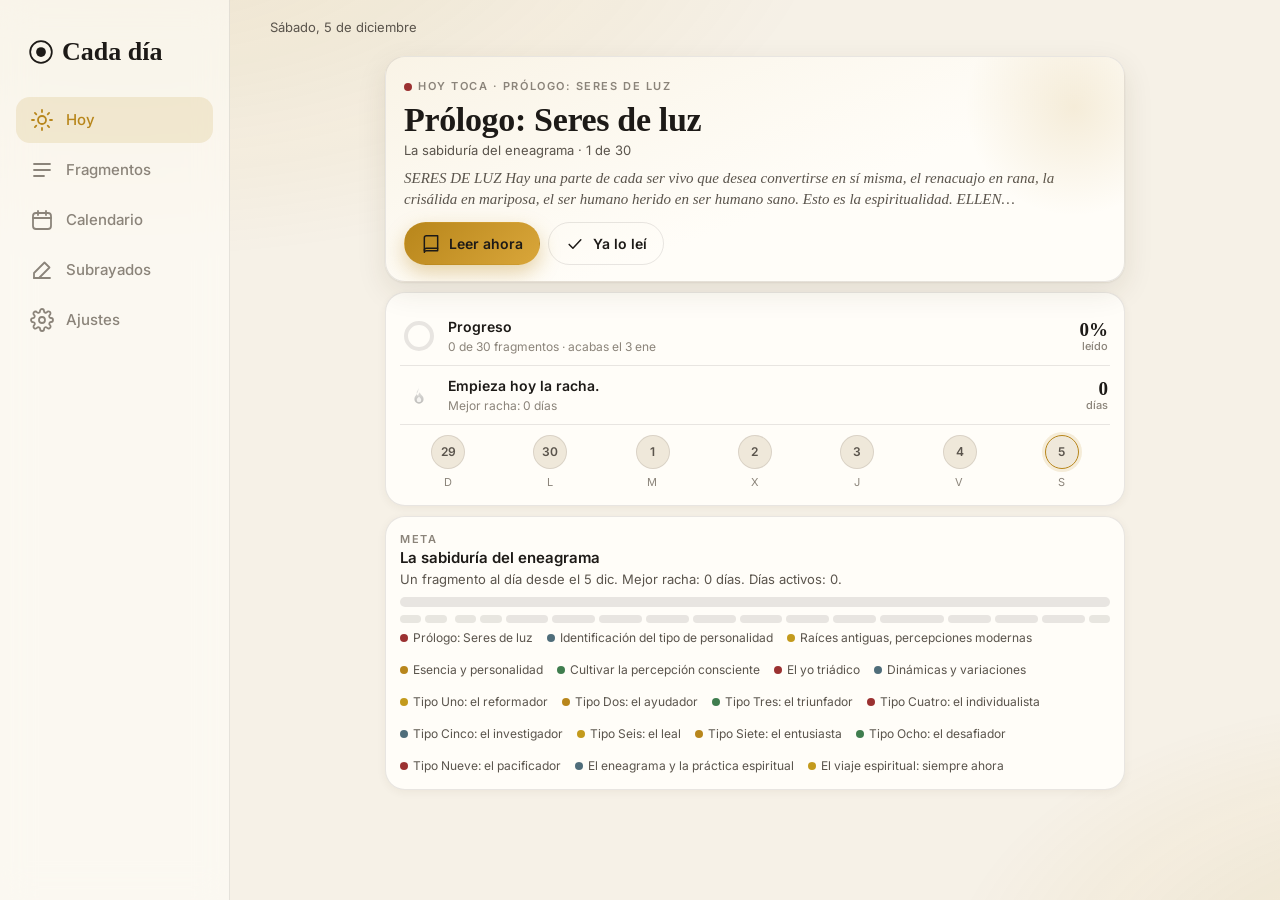
<file: index.html>
<!doctype html>
<html lang="es">
<head>
  <meta charset="utf-8">
  <meta name="viewport" content="width=device-width, initial-scale=1, viewport-fit=cover">
  <title>Cada día</title>
  <meta name="description" content="Una cosa cada día: hoy, un fragmento de lectura; mañana, lo que quieras.">
  <meta name="theme-color" content="#f6f1e7" media="(prefers-color-scheme: light)">
  <meta name="theme-color" content="#14120f" media="(prefers-color-scheme: dark)">
  <meta name="mobile-web-app-capable" content="yes">
  <meta name="apple-mobile-web-app-capable" content="yes">
  <meta name="apple-mobile-web-app-status-bar-style" content="black-translucent">
  <meta name="apple-mobile-web-app-title" content="Cada día">
  <link rel="manifest" href="manifest.webmanifest">
  <link rel="icon" href="iconos/icono.svg" type="image/svg+xml">
  <link rel="apple-touch-icon" href="iconos/icono-180.png">
  <link rel="preconnect" href="https://fonts.googleapis.com">
  <link rel="preconnect" href="https://fonts.gstatic.com" crossorigin>
  <link href="https://fonts.googleapis.com/css2?family=Inter:wght@400;500;600;700&display=swap" rel="stylesheet">
  <link rel="stylesheet" href="css/estilos.css">
</head>
<body>
  <div id="app" class="app" aria-live="polite">
    <div class="cargando"><div class="cargando__anillo"></div><p>Cada día</p></div>
  </div>
  <canvas id="confeti" class="confeti" aria-hidden="true"></canvas>
  <script type="module" src="js/app.js"></script>
</body>
</html>
</file>
<file: css/estilos.css>
/* ============================================================
   Cada día — hoja de estilos
   Mobile-first. Escritorio a partir de 900px (barra lateral).
   ============================================================ */

:root {
  --fondo: #f6f1e7;
  --fondo-2: #efe8da;
  --tarjeta: #fffdf8;
  --tinta: #1d1a17;
  --tinta-2: #5a544c;
  --tinta-3: #8b847a;
  --linea: rgba(29, 26, 23, 0.10);
  --oro: #b8861b;
  --oro-2: #d9a63a;
  --oro-suave: rgba(184, 134, 27, 0.14);
  --infierno: #9b3131;
  --purgatorio: #4f6d7a;
  --paraiso: #c39a1c;
  --exito: #3f7d4e;
  --sombra: 0 10px 30px rgba(61, 45, 15, 0.10), 0 1px 2px rgba(61, 45, 15, 0.08);
  --sombra-suave: 0 2px 10px rgba(61, 45, 15, 0.06);
  --radio: 20px;
  --radio-sm: 12px;
  --fuente-ui: "Inter", system-ui, -apple-system, "Segoe UI", sans-serif;
  --fuente-lectura: Georgia, "Times New Roman", serif; /* la misma letra que Laudes */
  --escala-lectura: 1;
  --safe-abajo: env(safe-area-inset-bottom, 0px);
  --safe-arriba: env(safe-area-inset-top, 0px);
  color-scheme: light;
}

@media (prefers-color-scheme: dark) {
  :root:not([data-tema="claro"]) {
    --fondo: #14120f;
    --fondo-2: #1c1915;
    --tarjeta: #201d18;
    --tinta: #efe7d6;
    --tinta-2: #b8ae9c;
    --tinta-3: #7f776a;
    --linea: rgba(239, 231, 214, 0.10);
    --oro: #d9a63a;
    --oro-2: #f0c25a;
    --oro-suave: rgba(217, 166, 58, 0.16);
    --infierno: #d05555;
    --purgatorio: #7fa3b3;
    --paraiso: #e6bd45;
    --exito: #6fb37f;
    --sombra: 0 10px 30px rgba(0, 0, 0, 0.45), 0 1px 2px rgba(0, 0, 0, 0.4);
    --sombra-suave: 0 2px 10px rgba(0, 0, 0, 0.3);
    color-scheme: dark;
  }
}
:root[data-tema="oscuro"] {
  --fondo: #14120f;
  --fondo-2: #1c1915;
  --tarjeta: #201d18;
  --tinta: #efe7d6;
  --tinta-2: #b8ae9c;
  --tinta-3: #7f776a;
  --linea: rgba(239, 231, 214, 0.10);
  --oro: #d9a63a;
  --oro-2: #f0c25a;
  --oro-suave: rgba(217, 166, 58, 0.16);
  --infierno: #d05555;
  --purgatorio: #7fa3b3;
  --paraiso: #e6bd45;
  --exito: #6fb37f;
  --sombra: 0 10px 30px rgba(0, 0, 0, 0.45), 0 1px 2px rgba(0, 0, 0, 0.4);
  --sombra-suave: 0 2px 10px rgba(0, 0, 0, 0.3);
  color-scheme: dark;
}

* { box-sizing: border-box; }
html { -webkit-text-size-adjust: 100%; }
body {
  margin: 0;
  background: var(--fondo);
  color: var(--tinta);
  font-family: var(--fuente-ui);
  font-size: 16px;
  line-height: 1.5;
  min-height: 100dvh;
  overscroll-behavior-y: none;
  -webkit-font-smoothing: antialiased;
}
body::before {
  /* textura de papel sutil */
  content: "";
  position: fixed; inset: 0; pointer-events: none; z-index: 0;
  background:
    radial-gradient(1200px 600px at 10% -10%, var(--oro-suave), transparent 60%),
    radial-gradient(800px 500px at 110% 110%, var(--oro-suave), transparent 60%);
  opacity: .9;
}
a { color: inherit; }
button { font: inherit; color: inherit; }
h1, h2, h3 { margin: 0; font-weight: 600; letter-spacing: -0.01em; }
p { margin: 0; }

.app { position: relative; z-index: 1; min-height: 100dvh; display: flex; flex-direction: column; }

/* ---------- carga ---------- */
.cargando { flex: 1; display: grid; place-items: center; gap: 12px; color: var(--tinta-3); font-family: var(--fuente-lectura); font-size: 22px; }
.cargando__anillo { width: 44px; height: 44px; border-radius: 50%; border: 3px solid var(--linea); border-top-color: var(--oro); animation: girar 1s linear infinite; }
@keyframes girar { to { transform: rotate(360deg); } }

/* ---------- estructura ---------- */
.capa { flex: 1; display: flex; flex-direction: column; }
.cabecera {
  position: sticky; top: 0; z-index: 5;
  padding: calc(10px + var(--safe-arriba)) 16px 10px;
  display: flex; align-items: center; justify-content: space-between; gap: 12px;
  background: color-mix(in srgb, var(--fondo) 82%, transparent);
  backdrop-filter: blur(14px); -webkit-backdrop-filter: blur(14px);
}
.cabecera__marca { font-family: var(--fuente-lectura); font-size: 22px; font-weight: 600; letter-spacing: 0.01em; display: flex; align-items: center; gap: 8px; }
.cabecera__marca svg { width: 22px; height: 22px; }
.cabecera__fecha { font-size: 13px; color: var(--tinta-2); }

.contenido { flex: 1; padding: 8px 16px calc(96px + var(--safe-abajo)); max-width: 720px; width: 100%; margin: 0 auto; }
.contenido--lectura { max-width: 680px; }

.vista { animation: aparecer .35s cubic-bezier(.2,.8,.2,1) both; }
@keyframes aparecer { from { opacity: 0; transform: translateY(10px); } to { opacity: 1; transform: none; } }

/* ---------- navegación ---------- */
.nav {
  position: fixed; left: 0; right: 0; bottom: 0; z-index: 6;
  display: flex; justify-content: space-around; align-items: stretch;
  padding: 6px 8px calc(8px + var(--safe-abajo));
  background: color-mix(in srgb, var(--tarjeta) 88%, transparent);
  backdrop-filter: blur(16px); -webkit-backdrop-filter: blur(16px);
  border-top: 1px solid var(--linea);
}
.nav__item {
  flex: 1; display: flex; flex-direction: column; align-items: center; gap: 3px;
  padding: 6px 4px; border: 0; background: none; border-radius: 14px;
  font-size: 11px; font-weight: 500; color: var(--tinta-3); cursor: pointer;
  transition: color .2s, transform .2s;
  -webkit-tap-highlight-color: transparent;
}
.nav__item svg { width: 24px; height: 24px; transition: transform .25s cubic-bezier(.34,1.56,.64,1); }
.nav__item.activo { color: var(--oro); }
.nav__item.activo svg { transform: translateY(-2px) scale(1.08); }
.nav__item:active svg { transform: scale(.9); }

/* ---------- tarjetas ---------- */
.tarjeta {
  background: var(--tarjeta); border-radius: var(--radio); box-shadow: var(--sombra-suave);
  border: 1px solid var(--linea); padding: 18px;
}
.tarjeta + .tarjeta, .bloque + .bloque { margin-top: 14px; }
.tarjeta--hero {
  position: relative; overflow: hidden; padding: 16px 18px;
  box-shadow: var(--sombra);
  background:
    linear-gradient(160deg, color-mix(in srgb, var(--tarjeta) 92%, var(--oro)) 0%, var(--tarjeta) 60%);
}
.tarjeta--hero::after {
  content: ""; position: absolute; right: -60px; top: -60px; width: 220px; height: 220px; border-radius: 50%;
  background: radial-gradient(circle, var(--oro-suave), transparent 70%); pointer-events: none;
}
.etiqueta { font-size: 11px; font-weight: 600; letter-spacing: .14em; text-transform: uppercase; color: var(--tinta-3); }
.etiqueta--seccion { display: inline-flex; align-items: center; gap: 6px; }
.etiqueta--seccion::before { content: ""; width: 8px; height: 8px; border-radius: 50%; background: var(--color-seccion, var(--oro)); }

.hero__titulo { font-family: var(--fuente-lectura); font-size: 28px; line-height: 1.1; font-weight: 600; margin-top: 4px; }
.hero__sub { color: var(--tinta-2); margin-top: 3px; font-size: 13px; }
.hero__extracto { font-family: var(--fuente-lectura); font-size: 15px; line-height: 1.4; color: var(--tinta-2); margin-top: 8px; font-style: italic; display: -webkit-box; -webkit-line-clamp: 2; -webkit-box-orient: vertical; overflow: hidden; }
.hero__recuperar { margin-top: 8px; font-size: 13px; font-weight: 600; color: var(--oro); }
.hero__acciones { display: flex; gap: 8px; margin-top: 12px; flex-wrap: wrap; }

.boton {
  display: inline-flex; align-items: center; justify-content: center; gap: 8px;
  padding: 13px 20px; border-radius: 999px; border: 1px solid transparent; cursor: pointer;
  font-weight: 600; font-size: 15px; transition: transform .15s, box-shadow .2s, background .2s, opacity .2s;
  -webkit-tap-highlight-color: transparent; text-decoration: none;
}
.boton:active { transform: scale(.97); }
.boton--primario { background: var(--tinta); color: var(--fondo); box-shadow: 0 8px 20px rgba(0,0,0,.18); }
.boton--primario:hover { transform: translateY(-1px); box-shadow: 0 12px 26px rgba(0,0,0,.22); }
.boton--oro { background: linear-gradient(135deg, var(--oro), var(--oro-2)); color: #1d1a17; box-shadow: 0 8px 20px rgba(184,134,27,.35); }
.boton--secundario { background: transparent; border-color: var(--linea); color: var(--tinta); }
.boton--secundario:hover { background: var(--oro-suave); }
.boton--peligro { background: transparent; border-color: color-mix(in srgb, var(--infierno) 40%, transparent); color: var(--infierno); }
.boton--bloque { width: 100%; padding: 16px 20px; font-size: 16px; }
.boton[disabled] { opacity: .5; pointer-events: none; }
.boton svg { width: 20px; height: 20px; }

/* ---------- estadísticas (las usa el resumen de Calendario; en Hoy va todo por .panel-fila) ---------- */
.stat__num { font-family: var(--fuente-lectura); font-size: 34px; font-weight: 600; line-height: 1; }
.stat__txt { font-size: 12px; color: var(--tinta-2); line-height: 1.25; }

/* el tamaño lo pone el estilo inline (anillo(pct, texto, tam) en vistas.js) */
.anillo { position: relative; flex: none; }
.anillo svg { width: 100%; height: 100%; transform: rotate(-90deg); }
.anillo circle { fill: none; stroke-linecap: round; }
.anillo__fondo { stroke: var(--linea); }
.anillo__valor { stroke: url(#gradOro); transition: stroke-dashoffset 1.1s cubic-bezier(.2,.8,.2,1); }
.anillo__centro { position: absolute; inset: 0; display: grid; place-items: center; font-weight: 700; font-size: 15px; }

.llama { position: relative; width: 56px; height: 56px; flex: none; display: grid; place-items: center; }
.llama svg { width: 44px; height: 44px; filter: drop-shadow(0 4px 10px rgba(217,120,40,.35)); animation: llamear 1.8s ease-in-out infinite; transform-origin: 50% 90%; }
.llama--apagada svg { filter: grayscale(1) opacity(.45); animation: none; }
/* icono de fila compacta (panel de "Hoy"): mismo dibujo, a tamaño de icono de lista */
.llama--fila { width: 34px; height: 34px; }
.llama--fila svg { width: 22px; height: 22px; }

/* ---------- panel compacto (icono + texto + valor), estilo lista densa ---------- */
.panel-fila { display: flex; align-items: center; gap: 12px; padding: 9px 2px; border-bottom: 1px solid var(--linea); }
.panel-fila__icono { flex: none; width: 34px; height: 34px; display: grid; place-items: center; }
.panel-fila__txt { flex: 1; min-width: 0; }
.panel-fila__titulo { font-size: 14px; font-weight: 600; }
.panel-fila__sub { font-size: 12px; color: var(--tinta-3); margin-top: 1px; }
.panel-fila__valor { flex: none; text-align: right; font-family: var(--fuente-lectura); font-weight: 700; font-size: 19px; line-height: 1; }
.panel-fila__valor span { display: block; font-family: var(--fuente-ui); font-weight: 500; font-size: 11px; color: var(--tinta-3); margin-top: 2px; }
.panel .semana { margin-top: 10px; }
@keyframes llamear { 0%,100% { transform: scale(1) rotate(-1.5deg); } 50% { transform: scale(1.06) rotate(1.5deg); } }

/* ---------- semana ---------- */
.semana { display: grid; grid-template-columns: repeat(7, 1fr); gap: 6px; margin-top: 4px; }
.dia { display: flex; flex-direction: column; align-items: center; gap: 5px; font-size: 11px; color: var(--tinta-3); text-transform: uppercase; letter-spacing: .06em; }
.dia__marca {
  width: 34px; height: 34px; border-radius: 50%; display: grid; place-items: center;
  border: 1.5px solid var(--linea); color: var(--tinta-2); font-size: 12px; font-weight: 600; letter-spacing: 0;
  background: var(--fondo-2); transition: transform .3s cubic-bezier(.34,1.56,.64,1), background .3s, color .3s;
  animation: entrar .4s both;
}
.dia__marca svg { width: 18px; height: 18px; }
.dia--hecho .dia__marca { background: linear-gradient(135deg, var(--oro), var(--oro-2)); border-color: transparent; color: #1d1a17; }
.dia--hoy .dia__marca { border-color: var(--oro); box-shadow: 0 0 0 3px var(--oro-suave); }
.dia--futuro .dia__marca { opacity: .4; }
@keyframes entrar { from { transform: scale(.6); opacity: 0; } to { transform: scale(1); opacity: 1; } }

/* ---------- lista ---------- */
.seccion-titulo { display: flex; align-items: baseline; justify-content: space-between; margin: 22px 4px 10px; }
.seccion-titulo h2 { font-family: var(--fuente-lectura); font-size: 26px; }
.seccion-titulo span { font-size: 13px; color: var(--tinta-3); }
.lista { display: flex; flex-direction: column; gap: 8px; }
.item {
  display: flex; align-items: center; gap: 14px; padding: 12px 14px; border-radius: var(--radio-sm);
  background: var(--tarjeta); border: 1px solid var(--linea); cursor: pointer; text-align: left; width: 100%;
  transition: transform .15s, box-shadow .2s, border-color .2s;
  -webkit-tap-highlight-color: transparent;
}
.item:hover { box-shadow: var(--sombra-suave); border-color: color-mix(in srgb, var(--oro) 40%, transparent); }
.item:active { transform: scale(.985); }
.item--hoy { border-color: var(--oro); box-shadow: 0 0 0 3px var(--oro-suave); }
.item__num { font-family: var(--fuente-lectura); font-size: 22px; font-weight: 600; width: 36px; text-align: center; color: var(--tinta-2); flex: none; }
.item__cuerpo { flex: 1; min-width: 0; }
.item__titulo { font-weight: 600; font-size: 15px; }
.item__meta { font-size: 12px; color: var(--tinta-3); }
.check {
  width: 30px; height: 30px; border-radius: 50%; border: 1.5px solid var(--linea); display: grid; place-items: center; flex: none;
  color: transparent; background: var(--fondo-2); transition: background .25s, border-color .25s, transform .3s cubic-bezier(.34,1.56,.64,1);
}
.check svg { width: 16px; height: 16px; }
.check--hecho { background: var(--exito); border-color: var(--exito); color: #fff; }
.check--pop { animation: pop .5s cubic-bezier(.34,1.56,.64,1); }
@keyframes pop { 0% { transform: scale(.4); } 60% { transform: scale(1.25); } 100% { transform: scale(1); } }

/* ---------- lectura ---------- */
.lectura__cab { display: flex; align-items: center; gap: 10px; margin-bottom: 8px; }
.boton-icono { width: 42px; height: 42px; border-radius: 50%; border: 1px solid var(--linea); background: var(--tarjeta); display: grid; place-items: center; cursor: pointer; flex: none; transition: background .2s, transform .15s; }
.boton-icono:active { transform: scale(.92); }
.boton-icono svg { width: 20px; height: 20px; }
.lectura__titulo { font-family: var(--fuente-lectura); font-size: 44px; line-height: 1; font-weight: 600; margin-top: 6px; }
.lectura__sub { color: var(--tinta-2); margin-top: 4px; }
/* como .prayer-copy de Laudes: Georgia 1.08rem × escala, interletra -0.025em, interlínea 1.62 */
.lectura__texto { margin-top: 26px; font-family: var(--fuente-lectura); font-size: calc(1.08rem * var(--escala-lectura)); letter-spacing: -0.025em; line-height: 1.62; }
.lectura__texto p { margin: 0 0 1.1em; text-wrap: pretty; hyphens: auto; }
.lectura__texto p:first-child::first-letter {
  font-size: 3.1em; float: left; line-height: .85; padding: 4px 8px 0 0; color: var(--oro); font-weight: 600;
}

/* verso */
.lectura__texto .estrofa { margin: 0 0 0.9em; }
.lectura__texto .verso { display: block; padding-left: 1.4em; text-indent: -1.4em; hyphens: manual; }

/* paralelo */
.lectura__texto[data-paralelo] { touch-action: pan-y pinch-zoom; }
.paralelo { overflow: hidden; margin: 0 0 0.9em; }
.paralelo__pista {
  display: grid;
  grid-template-columns: 1fr 1fr;
  width: 200%;
  transform: translateX(calc((var(--desliz, 0) - 1) * 50%));
  transition: transform .22s ease-out;
}
.lectura__texto[data-paralelo].arrastrando .paralelo__pista {
  transition: none;
}
.paralelo__cara { min-width: 0; }
.paralelo__cara--original {
  color: var(--tinta-2);
  padding-right: 24px; /* hueco entre caras durante el arrastre; el español queda alineado al borde */
}
.lectura__texto p.argumento::first-letter {
  font-size: inherit; float: none; padding: 0; color: inherit; font-weight: inherit;
}
.lectura__texto p.argumento {
  font-style: italic;
  color: var(--tinta-2);
  font-size: 0.95em;
  margin-bottom: 1.1em;
}

.paralelo-indicador {
  position: fixed;
  bottom: calc(92px + var(--safe-abajo));
  left: 50%;
  transform: translateX(-50%);
  background: var(--tinta);
  color: var(--fondo);
  padding: 8px 14px;
  border-radius: 999px;
  font-size: 12px;
  font-weight: 500;
  white-space: nowrap;
  opacity: 0;
  pointer-events: none;
  transition: opacity .25s;
  z-index: 10;
}
.nota-ref { font-size: .55em; line-height: 0; vertical-align: super; }
.nota-ref a { color: var(--oro); text-decoration: none; font-weight: 600; padding: 0 2px; }
.lectura__notas { margin: 26px 0 0; padding: 16px 0 0 1.4em; border-top: 1px dashed var(--linea); font-size: 14px; color: var(--tinta-2); line-height: 1.45; }
.lectura__notas li { margin-bottom: 8px; padding: 2px 6px; border-radius: 6px; transition: background .4s; }
.lectura__notas li::marker { color: var(--oro); font-weight: 600; }
.lectura__notas li.nota-activa { background: var(--oro-suave); }
.lectura__pie { margin-top: 30px; padding-top: 20px; border-top: 1px solid var(--linea); display: flex; flex-direction: column; gap: 12px; }
.lectura__hecho { display: flex; align-items: center; gap: 10px; color: var(--exito); font-weight: 600; }
.lectura__navs { display: flex; justify-content: space-between; gap: 10px; }
.progreso-lectura { position: fixed; top: 0; left: 0; height: 3px; background: linear-gradient(90deg, var(--oro), var(--oro-2)); width: 0; z-index: 7; transition: width .1s linear; }
.control-letra { display: inline-flex; align-items: center; gap: 10px; margin-left: auto; font-size: 13px; color: var(--tinta-2); font-variant-numeric: tabular-nums; }
.control-letra input[type=range] { width: 150px; accent-color: var(--oro); }
.control-letra span { min-width: 2ch; text-align: right; }
.lectura__cab .control-letra input[type=range] { width: 120px; }
.control-letra__a { font-family: var(--fuente-lectura); font-size: 13px; min-width: 0 !important; }
.control-letra__a--gr { font-size: 20px; }

/* ---------- calendario ---------- */
.calendario__cab { display: flex; align-items: center; justify-content: space-between; margin-bottom: 12px; }
.calendario__mes { font-family: var(--fuente-lectura); font-size: 26px; font-weight: 600; }
.calendario__grid { display: grid; grid-template-columns: repeat(7, 1fr); gap: 6px; }
.calendario__dow { text-align: center; font-size: 11px; color: var(--tinta-3); text-transform: uppercase; letter-spacing: .08em; padding-bottom: 4px; }
.celda { aspect-ratio: 1; border-radius: 12px; display: grid; place-items: center; font-size: 13px; font-weight: 500; color: var(--tinta-2); background: var(--fondo-2); border: 1px solid transparent; position: relative; animation: entrar .35s both; }
.celda--vacia { background: transparent; }
.celda--hecho { background: linear-gradient(135deg, var(--oro), var(--oro-2)); color: #1d1a17; font-weight: 700; }
.celda--hoy { border-color: var(--oro); box-shadow: 0 0 0 2px var(--oro-suave); }
.celda--futuro { opacity: .55; }
.celda { overflow: visible; }
.celda__hito { position: absolute; top: 4px; right: 4px; width: 7px; height: 7px; border-radius: 50%; background: var(--color-seccion); }
.hitos { display: grid; gap: 6px; }
.hito { display: flex; justify-content: space-between; gap: 10px; font-size: 13px; padding-left: 12px; position: relative; }
.hito::before { content: ""; position: absolute; left: 0; top: 6px; width: 7px; height: 7px; border-radius: 50%; background: var(--color-seccion); }
.hito span { color: var(--tinta-2); text-align: right; }
.celda--fallo { background: color-mix(in srgb, var(--infierno) 12%, var(--fondo-2)); }
.celda__pts { position: absolute; bottom: 4px; font-size: 9px; opacity: .8; }

.meta-resumen { display: grid; grid-template-columns: 1fr 1fr 1fr; gap: 10px; text-align: center; }
.meta-resumen .stat__num { font-size: 28px; }
.meta-resumen .stat__txt { font-size: 11px; }

.barra { height: 10px; border-radius: 999px; background: var(--linea); overflow: hidden; margin-top: 10px; }
.barra__valor { height: 100%; width: 0; border-radius: 999px; background: linear-gradient(90deg, var(--oro), var(--oro-2)); transition: width 1.2s cubic-bezier(.2,.8,.2,1); }
.barra-secciones { display: flex; gap: 4px; margin-top: 12px; }
.barra-secciones > div { flex: 1; height: 8px; border-radius: 999px; background: var(--linea); overflow: hidden; }
.barra-secciones > div > i { display: block; height: 100%; width: 0; background: var(--color-seccion); transition: width 1.2s cubic-bezier(.2,.8,.2,1); }
.leyenda { display: flex; gap: 14px; margin-top: 8px; font-size: 12px; color: var(--tinta-2); flex-wrap: wrap; }
.leyenda span::before { content: ""; display: inline-block; width: 8px; height: 8px; border-radius: 50%; background: var(--color-seccion); margin-right: 5px; }

/* ---------- ajustes ---------- */
.campo { display: flex; align-items: center; justify-content: space-between; gap: 12px; padding: 12px 0; border-bottom: 1px solid var(--linea); }
.campo:last-child { border-bottom: 0; }
.campo__txt { flex: 1; }
.campo__titulo { font-weight: 600; font-size: 15px; }
.campo__desc { font-size: 12px; color: var(--tinta-3); margin-top: 2px; }
.campo input[type="time"], .campo select, .campo input[type="text"], .campo input[type="password"] {
  font: inherit; padding: 8px 12px; border-radius: 10px; border: 1px solid var(--linea); background: var(--fondo-2); color: var(--tinta); max-width: 200px;
}
.campo input[type="text"], .campo input[type="password"] { width: 100%; max-width: none; }
.campo--columna { flex-direction: column; align-items: stretch; }
.interruptor { position: relative; width: 50px; height: 30px; border-radius: 999px; background: var(--linea); border: 0; cursor: pointer; transition: background .25s; flex: none; }
.interruptor::after { content: ""; position: absolute; top: 3px; left: 3px; width: 24px; height: 24px; border-radius: 50%; background: #fff; box-shadow: 0 1px 4px rgba(0,0,0,.3); transition: transform .25s cubic-bezier(.34,1.56,.64,1); }
.interruptor[aria-checked="true"] { background: var(--exito); }
.interruptor[aria-checked="true"]::after { transform: translateX(20px); }
.nota { font-size: 13px; color: var(--tinta-2); line-height: 1.45; }
.nota--aviso { padding: 10px 12px; border-radius: 10px; background: var(--oro-suave); }
.nota--error { background: color-mix(in srgb, var(--infierno) 12%, transparent); color: var(--infierno); }
.nota code { font-size: 12px; background: var(--fondo-2); padding: 1px 5px; border-radius: 4px; }

/* ---------- toast ---------- */
.toast {
  position: fixed; left: 50%; bottom: calc(92px + var(--safe-abajo)); transform: translateX(-50%) translateY(20px);
  background: var(--tinta); color: var(--fondo); padding: 12px 18px; border-radius: 999px; font-size: 14px; font-weight: 500;
  box-shadow: var(--sombra); opacity: 0; transition: opacity .25s, transform .3s cubic-bezier(.2,.8,.2,1); z-index: 20; pointer-events: none; max-width: calc(100vw - 32px); text-align: center;
}
.toast.visible { opacity: 1; transform: translateX(-50%) translateY(0); }

/* ---------- celebración ---------- */
.confeti { position: fixed; inset: 0; pointer-events: none; z-index: 30; width: 100%; height: 100%; }
.celebracion { text-align: center; padding: 30px 20px; }
.celebracion__icono { font-size: 64px; animation: saltar 1s cubic-bezier(.34,1.56,.64,1) both; }
.celebracion h2 { font-family: var(--fuente-lectura); font-size: 34px; margin-top: 8px; }
@keyframes saltar { 0% { transform: scale(0) rotate(-20deg); } 70% { transform: scale(1.15) rotate(5deg); } 100% { transform: scale(1) rotate(0); } }

.vacio { text-align: center; color: var(--tinta-3); padding: 40px 20px; font-family: var(--fuente-lectura); font-size: 20px; }
.oculto { display: none !important; }
.fila { display: flex; gap: 10px; align-items: center; flex-wrap: wrap; }
.grow { flex: 1; }
.mt { margin-top: 14px; }

/* ---------- Hoy: panel de arriba compacto (racha, fecha, progreso, botones) ----------
   Pedido de Lucas (27/09/2026): que se vea tan denso como /programas en im-app. Va con
   alcance a .vista-hoy para no afectar las tarjetas de Lista/Calendario/Ajustes, que no
   se tocan. */
.vista-hoy .tarjeta:not(.tarjeta--hero) { padding: 14px; }
.vista-hoy .tarjeta + .tarjeta, .vista-hoy .bloque + .bloque { margin-top: 10px; }
.vista-hoy .boton { padding: 10px 16px; font-size: 14px; }
.vista-hoy .barra { margin-top: 8px; }
.vista-hoy .barra-secciones { margin-top: 8px; }
.vista-hoy .leyenda { margin-top: 6px; }

/* ---------- escritorio ---------- */
@media (min-width: 900px) {
  .app { flex-direction: row; }
  .nav {
    position: sticky; top: 0; bottom: auto; height: 100dvh; width: 230px; flex: none;
    flex-direction: column; justify-content: flex-start; gap: 4px; padding: 28px 16px;
    border-top: 0; border-right: 1px solid var(--linea); background: color-mix(in srgb, var(--tarjeta) 60%, transparent);
  }
  .nav__marca { font-family: var(--fuente-lectura); font-size: 26px; font-weight: 600; padding: 4px 12px 22px; display: flex; align-items: center; gap: 8px; }
  .nav__marca svg { width: 26px; height: 26px; }
  .nav__item { flex: none; flex-direction: row; gap: 12px; padding: 11px 14px; font-size: 15px; justify-content: flex-start; }
  .nav__item.activo { background: var(--oro-suave); }
  .nav__item.activo svg { transform: none; }
  .capa { flex: 1; min-width: 0; }
  .cabecera { padding: 18px 40px 10px; background: transparent; backdrop-filter: none; }
  .cabecera__marca { display: none; }
  .contenido { padding: 8px 40px 60px; max-width: 820px; }
  .contenido--lectura { max-width: 720px; }
  .hero__titulo { font-size: 34px; }
  .lectura__titulo { font-size: 54px; }
  .lectura__texto { font-size: calc(23px * var(--escala-lectura)); }
  .toast { bottom: 30px; }
}
@media (max-width: 899px) { .nav__marca { display: none; } }

@media (prefers-reduced-motion: reduce) {
  *, *::before, *::after { animation-duration: .01ms !important; transition-duration: .01ms !important; }
}

/* ---------- subrayados (31/10/2026) ---------- */
mark.sub { color: inherit; border-radius: 3px; padding: 0 1px; -webkit-box-decoration-break: clone; box-decoration-break: clone; cursor: pointer; }
mark.sub--neutro { background: rgba(240, 194, 90, .42); }
mark.sub--si { background: rgba(63, 160, 90, .34); }
mark.sub--no { background: rgba(205, 80, 80, .30); }
mark.sub[data-tipo]::after { content: attr(data-tipo); font-size: .6em; font-weight: 700; vertical-align: super; margin-left: 2px; color: var(--tinta-2); }
mark.sub--destello { outline: 3px solid var(--oro); outline-offset: 2px; }
.sub-barra {
  position: fixed; left: 8px; right: 8px; bottom: calc(76px + var(--safe-abajo)); z-index: 20;
  background: var(--tarjeta); border: 1px solid var(--linea); border-radius: 16px; padding: 8px;
  box-shadow: 0 10px 30px rgba(0,0,0,.28); display: flex; flex-direction: column; gap: 8px;
  max-width: 560px; margin: 0 auto;
}
.sub-barra[hidden] { display: none; }
.sub-barra__fila { display: flex; gap: 6px; flex-wrap: wrap; }
.sub-boton { flex: 1; border: 1px solid var(--linea); background: var(--fondo-2); color: var(--tinta); border-radius: 12px; padding: 10px 8px; font: inherit; font-size: 14px; font-weight: 600; cursor: pointer; }
.sub-boton--neutro { background: rgba(240, 194, 90, .42); }
.sub-boton--si { background: rgba(63, 160, 90, .34); }
.sub-boton--no { background: rgba(205, 80, 80, .30); }
.sub-boton--borrar { color: var(--infierno); }
.sub-boton--cerrar { flex: none; width: 42px; font-size: 20px; }
.sub-boton.activo { outline: 2px solid var(--oro); }
.sub-barra__tipos { display: flex; gap: 4px; align-items: center; font-size: 12px; color: var(--tinta-3); }
.sub-barra__tipos span { margin-right: 4px; }
.sub-barra__tipos button { flex: 1; min-width: 0; border: 1px solid var(--linea); background: var(--fondo-2); color: var(--tinta); border-radius: 8px; padding: 7px 0; font: inherit; font-weight: 700; cursor: pointer; }
.sub-barra__tipos button.activo { background: var(--oro); color: #1d1a17; border-color: var(--oro); }
@media (min-width: 900px) { .sub-barra { bottom: 24px; left: calc(230px + 24px); right: 24px; margin: 0; } }
.sub-cab { display: flex; align-items: center; gap: 10px; margin: 6px 0 12px; }
.sub-cab svg { width: 26px; height: 26px; color: var(--oro); }
.sub-cab h1 { margin: 0; font-size: 26px; font-family: var(--fuente-lectura); }
.sub-pestanas { display: flex; gap: 6px; overflow-x: auto; padding-bottom: 8px; }
.sub-pestana { flex: none; border: 1px solid var(--linea); background: var(--fondo-2); color: var(--tinta-2); border-radius: 999px; padding: 8px 14px; font: inherit; font-size: 13px; font-weight: 600; cursor: pointer; white-space: nowrap; }
.sub-pestana span { opacity: .65; }
.sub-pestana.activo { background: var(--oro-suave); color: var(--oro); border-color: var(--oro); }
.sub-chips { display: flex; gap: 4px; margin: 4px 0 10px; }
.sub-chips button { flex: 1; min-width: 0; border: 1px solid var(--linea); background: var(--fondo-2); color: var(--tinta-2); border-radius: 8px; padding: 6px 0; font: inherit; font-size: 13px; font-weight: 600; cursor: pointer; }
.sub-chips button:first-child { flex: 2; }
.sub-chips button.activo { background: var(--oro); color: #1d1a17; border-color: var(--oro); }
.sub-lista { display: flex; flex-direction: column; gap: 10px; }
.sub-tarjeta { text-align: left; border: 1px solid var(--linea); border-left-width: 5px; background: var(--tarjeta); color: var(--tinta); border-radius: 14px; padding: 12px 14px; cursor: pointer; font: inherit; }
.sub-tarjeta--neutro { border-left-color: #e0b34a; }
.sub-tarjeta--si { border-left-color: #3fa05a; }
.sub-tarjeta--no { border-left-color: #cd5050; }
.sub-tarjeta blockquote { margin: 0 0 8px; font-family: var(--fuente-lectura); font-size: 1.02rem; line-height: 1.5; }
.sub-tarjeta__meta { display: flex; flex-wrap: wrap; gap: 4px 10px; font-size: 12px; color: var(--tinta-3); }
.sub-etiqueta { font-weight: 700; }
.sub-etiqueta--si { color: #3fa05a; }
.sub-etiqueta--no { color: #cd5050; }
.sub-etiqueta--neutro { color: #b8861b; }
.sub-resumen { font-family: var(--fuente-lectura); font-size: 1.1rem; margin: 6px 0; }
.sub-tipos { display: flex; flex-direction: column; gap: 8px; margin-top: 12px; }
.sub-tipo { display: flex; align-items: center; gap: 12px; text-align: left; border: 1px solid var(--linea); background: var(--tarjeta); color: var(--tinta); border-radius: 14px; padding: 10px 12px; cursor: pointer; font: inherit; }
.sub-tipo__num { font-family: var(--fuente-lectura); font-size: 28px; font-weight: 700; width: 30px; text-align: center; color: var(--oro); }
.sub-tipo__cuerpo { flex: 1; min-width: 0; display: flex; flex-direction: column; gap: 4px; }
.sub-tipo__nombre { font-size: 13px; font-weight: 600; }
.sub-tipo__barra { height: 7px; background: var(--fondo-2); border-radius: 4px; overflow: hidden; }
.sub-tipo__barra i { display: block; height: 100%; border-radius: 4px; }
.sub-tipo__barra i.si, .sub-leyenda.si { background: #3fa05a; }
.sub-tipo__barra i.no, .sub-leyenda.no { background: #cd5050; }
.sub-tipo__cifras { display: flex; flex-direction: column; font-weight: 700; font-size: 14px; text-align: right; min-width: 22px; }
.sub-tipo__cifras .si { color: #3fa05a; }
.sub-tipo__cifras .no { color: #cd5050; }
.sub-leyenda { display: inline-block; width: 10px; height: 10px; border-radius: 3px; vertical-align: middle; }
</file>
